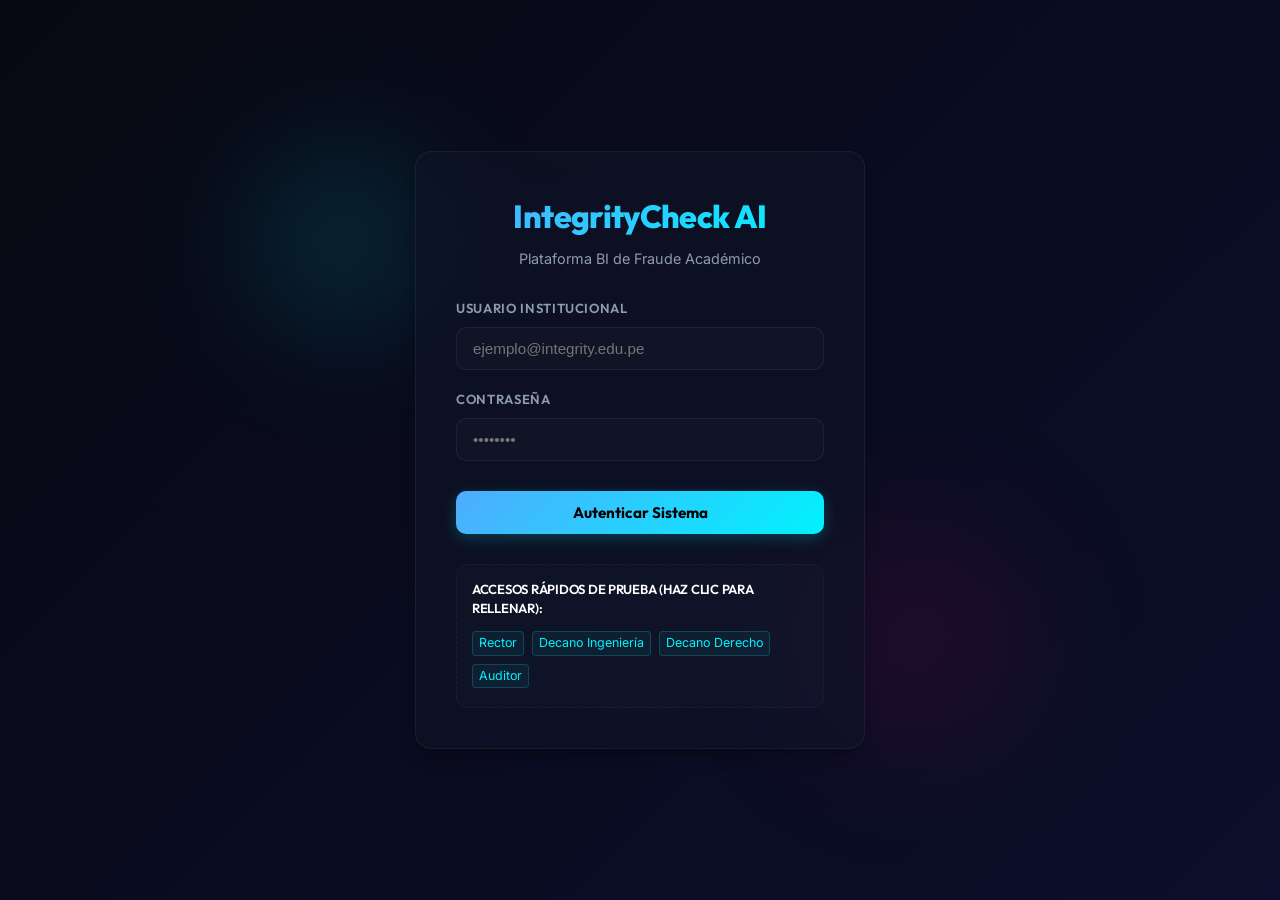
<file: Front-End/index.html>
<!DOCTYPE html>
<html lang="es">
<head>
    <meta charset="UTF-8">
    <meta name="viewport" content="width=device-width, initial-scale=1.0">
    <title>IntegrityCheck AI - Detección de Fraude Académico</title>
    <script src="js/api.js"></script>
    <style>
        body {
            background-color: #070913;
            color: #ffffff;
            font-family: system-ui, -apple-system, sans-serif;
            display: flex;
            align-items: center;
            justify-content: center;
            height: 100vh;
            margin: 0;
        }
        .loader {
            border: 4px solid rgba(255, 255, 255, 0.1);
            border-top: 4px solid #00f2fe;
            border-radius: 50%;
            width: 40px;
            height: 40px;
            animation: spin 1s linear infinite;
            margin-bottom: 20px;
        }
        @keyframes spin {
            0% { transform: rotate(0deg); }
            100% { transform: rotate(360deg); }
        }
        .container {
            text-align: center;
            display: flex;
            flex-direction: column;
            align-items: center;
        }
    </style>
</head>
<body>
    <div class="container">
        <div class="loader"></div>
        <p>Iniciando IntegrityCheck AI...</p>
    </div>

    <script>
        // Pequeña lógica de enrutamiento
        setTimeout(() => {
            ApiClient.validarSesion();
        }, 600);
    </script>
</body>
</html>
</file>
<file: Front-End/css/styles.css>
/* ==========================================================================
   IntegrityCheck AI - Global Stylesheet
   Design System: Premium Glassmorphism & Cyberpunk Neon
   ========================================================================== */

@import url('https://fonts.googleapis.com/css2?family=Inter:wght@300;400;500;600;700&family=Outfit:wght@400;500;600;700;800&display=swap');

:root {
    /* Color Palette */
    --bg-base: #070913;
    --bg-surface: rgba(16, 20, 38, 0.6);
    --bg-surface-hover: rgba(26, 32, 58, 0.8);
    --border-color: rgba(255, 255, 255, 0.06);
    --border-glow: rgba(0, 242, 254, 0.15);
    
    /* Neon Accents */
    --accent-cyan: #00f2fe;
    --accent-blue: #4facfe;
    --accent-purple: #7f00ff;
    --accent-pink: #ff007f;
    --accent-amber: #ffb800;
    --accent-emerald: #00e676;
    
    /* Text Colors */
    --text-primary: #ffffff;
    --text-secondary: #8f9cae;
    --text-muted: #536279;
    
    /* Gradients */
    --grad-primary: linear-gradient(135deg, var(--accent-blue) 0%, var(--accent-cyan) 100%);
    --grad-purple: linear-gradient(135deg, var(--accent-purple) 0%, var(--accent-pink) 100%);
    --grad-dark: linear-gradient(180deg, #0b0e1f 0%, #070913 100%);
    
    /* Shadows & Glows */
    --shadow-sm: 0 4px 6px -1px rgba(0, 0, 0, 0.1), 0 2px 4px -1px rgba(0, 0, 0, 0.06);
    --shadow-md: 0 10px 15px -3px rgba(0, 0, 0, 0.3), 0 4px 6px -2px rgba(0, 0, 0, 0.05);
    --shadow-lg: 0 20px 25px -5px rgba(0, 0, 0, 0.4), 0 10px 10px -5px rgba(0, 0, 0, 0.04);
    --glow-cyan: 0 0 15px rgba(0, 242, 254, 0.35);
    --glow-pink: 0 0 15px rgba(255, 0, 127, 0.35);
    
    /* Layout Variables */
    --sidebar-width: 260px;
    --header-height: 70px;
    --border-radius: 16px;
    --transition-speed: 0.3s;
}

/* Reset & Base Styles */
* {
    margin: 0;
    padding: 0;
    box-sizing: border-box;
}

body {
    font-family: 'Inter', sans-serif;
    background-color: var(--bg-base);
    background-image: var(--grad-dark);
    color: var(--text-primary);
    min-height: 100vh;
    overflow-x: hidden;
    line-height: 1.5;
}

h1, h2, h3, h4, h5, h6 {
    font-family: 'Outfit', sans-serif;
    font-weight: 600;
    letter-spacing: -0.02em;
}

/* Glassmorphism utility */
.glass-panel {
    background: var(--bg-surface);
    backdrop-filter: blur(16px) saturate(120%);
    -webkit-backdrop-filter: blur(16px) saturate(120%);
    border: 1px solid var(--border-color);
    border-radius: var(--border-radius);
    box-shadow: var(--shadow-md);
    transition: all var(--transition-speed) cubic-bezier(0.4, 0, 0.2, 1);
}

.glass-panel:hover {
    border-color: rgba(255, 255, 255, 0.12);
}

/* Layout Grid Setup */
.app-container {
    display: flex;
    min-height: 100vh;
}

/* Scrollbar customization */
::-webkit-scrollbar {
    width: 8px;
    height: 8px;
}

::-webkit-scrollbar-track {
    background: rgba(0, 0, 0, 0.2);
}

::-webkit-scrollbar-thumb {
    background: rgba(255, 255, 255, 0.1);
    border-radius: 4px;
}

::-webkit-scrollbar-thumb:hover {
    background: rgba(255, 255, 255, 0.2);
}

/* Micro-animations */
@keyframes fadeIn {
    from { opacity: 0; transform: translateY(10px); }
    to { opacity: 1; transform: translateY(0); }
}

@keyframes pulse-glow {
    0%, 100% { box-shadow: 0 0 10px rgba(0, 242, 254, 0.2); }
    50% { box-shadow: 0 0 20px rgba(0, 242, 254, 0.5); }
}

.animate-fade-in {
    animation: fadeIn 0.5s ease forwards;
}

/* Buttons */
.btn-primary {
    background: var(--grad-primary);
    color: #000000;
    font-family: 'Outfit', sans-serif;
    font-weight: 700;
    border: none;
    border-radius: 10px;
    padding: 12px 24px;
    cursor: pointer;
    font-size: 0.95rem;
    transition: all 0.25s ease;
    box-shadow: 0 4px 15px rgba(0, 242, 254, 0.2);
}

.btn-primary:hover {
    transform: translateY(-2px);
    box-shadow: var(--glow-cyan);
}

.btn-secondary {
    background: rgba(255, 255, 255, 0.05);
    color: var(--text-primary);
    border: 1px solid rgba(255, 255, 255, 0.1);
    border-radius: 10px;
    padding: 12px 24px;
    cursor: pointer;
    font-size: 0.95rem;
    transition: all 0.25s ease;
}

.btn-secondary:hover {
    background: rgba(255, 255, 255, 0.1);
    border-color: rgba(255, 255, 255, 0.2);
}

/* Badges for status and risks */
.badge {
    display: inline-flex;
    align-items: center;
    padding: 4px 10px;
    border-radius: 30px;
    font-size: 0.75rem;
    font-weight: 600;
    text-transform: uppercase;
    letter-spacing: 0.05em;
}

.badge-grave {
    background: rgba(255, 0, 127, 0.15);
    color: #ff3399;
    border: 1px solid rgba(255, 0, 127, 0.3);
}

.badge-moderado {
    background: rgba(255, 184, 0, 0.15);
    color: var(--accent-amber);
    border: 1px solid rgba(255, 184, 0, 0.3);
}

.badge-leve {
    background: rgba(0, 230, 118, 0.15);
    color: var(--accent-emerald);
    border: 1px solid rgba(0, 230, 118, 0.3);
}

.badge-pendiente {
    background: rgba(255, 184, 0, 0.1);
    color: var(--accent-amber);
}

.badge-revision {
    background: rgba(79, 172, 254, 0.1);
    color: var(--accent-blue);
}

.badge-cerrado {
    background: rgba(0, 230, 118, 0.1);
    color: var(--accent-emerald);
}
</file>
<file: Front-End/css/dashboard.css>
/* ==========================================================================
   IntegrityCheck AI - Dashboard Specific Stylesheet
   ========================================================================== */

/* Sidebar Layout */
.sidebar {
    width: var(--sidebar-width);
    border-right: 1px solid var(--border-color);
    background: rgba(11, 14, 31, 0.95);
    display: flex;
    flex-direction: column;
    padding: 30px 20px;
    z-index: 100;
}

.sidebar .brand {
    display: flex;
    align-items: center;
    gap: 12px;
    margin-bottom: 40px;
    padding-left: 10px;
}

.sidebar .brand-logo {
    font-size: 1.5rem;
    font-weight: 800;
    font-family: 'Outfit', sans-serif;
    background: var(--grad-primary);
    -webkit-background-clip: text;
    -webkit-text-fill-color: transparent;
    display: flex;
    align-items: center;
    gap: 8px;
}

.sidebar-menu {
    list-style: none;
    display: flex;
    flex-direction: column;
    gap: 8px;
}

.sidebar-menu li a {
    display: flex;
    align-items: center;
    gap: 14px;
    padding: 14px 16px;
    color: var(--text-secondary);
    text-decoration: none;
    font-family: 'Outfit', sans-serif;
    font-weight: 500;
    border-radius: 12px;
    transition: all 0.2s ease;
}

.sidebar-menu li a:hover,
.sidebar-menu li.active a {
    color: var(--text-primary);
    background: rgba(0, 242, 254, 0.08);
    border-left: 3px solid var(--accent-cyan);
}

.sidebar-footer {
    margin-top: auto;
    border-top: 1px solid var(--border-color);
    padding-top: 20px;
}

/* User Info Panel */
.user-panel {
    display: flex;
    align-items: center;
    gap: 12px;
    padding: 10px;
    border-radius: 12px;
    background: rgba(255, 255, 255, 0.02);
}

.user-avatar {
    width: 40px;
    height: 40px;
    border-radius: 50%;
    background: var(--grad-purple);
    display: flex;
    align-items: center;
    justify-content: center;
    font-family: 'Outfit', sans-serif;
    font-weight: 700;
    font-size: 1rem;
    border: 2px solid rgba(255, 255, 255, 0.2);
}

.user-info {
    display: flex;
    flex-direction: column;
}

.user-name {
    font-size: 0.85rem;
    font-weight: 600;
}

.user-role {
    font-size: 0.72rem;
    color: var(--accent-cyan);
    font-weight: 500;
}

/* Main Dashboard Layout */
.main-content {
    flex: 1;
    display: flex;
    flex-direction: column;
    min-width: 0;
}

.main-header {
    height: var(--header-height);
    border-bottom: 1px solid var(--border-color);
    display: flex;
    align-items: center;
    justify-content: space-between;
    padding: 0 40px;
    background: rgba(7, 9, 19, 0.5);
    backdrop-filter: blur(10px);
}

.header-title h1 {
    font-size: 1.6rem;
    font-weight: 700;
}

.header-actions {
    display: flex;
    align-items: center;
    gap: 20px;
}

.view-container {
    flex: 1;
    padding: 40px;
    overflow-y: auto;
}

/* Metrics Dashboard Grid */
.metrics-grid {
    display: grid;
    grid-template-columns: repeat(auto-fit, minmax(220px, 1fr));
    gap: 24px;
    margin-bottom: 32px;
}

.metric-card {
    padding: 24px;
    position: relative;
    overflow: hidden;
}

.metric-card::before {
    content: '';
    position: absolute;
    top: 0;
    left: 0;
    width: 4px;
    height: 100%;
    background: var(--grad-primary);
}

.metric-card.alert::before {
    background: var(--grad-purple);
}

.metric-header {
    display: flex;
    justify-content: space-between;
    align-items: center;
    color: var(--text-secondary);
    font-size: 0.85rem;
    font-weight: 500;
    margin-bottom: 16px;
}

.metric-value {
    font-size: 2.2rem;
    font-weight: 700;
    font-family: 'Outfit', sans-serif;
    line-height: 1.1;
    margin-bottom: 8px;
}

.metric-footer {
    font-size: 0.75rem;
    color: var(--text-muted);
}

.metric-footer span {
    color: var(--accent-emerald);
    font-weight: 600;
}

/* Charts Grid */
.charts-grid {
    display: grid;
    grid-template-columns: 2fr 1fr;
    gap: 24px;
    margin-bottom: 32px;
}

@media (max-width: 1024px) {
    .charts-grid {
        grid-template-columns: 1fr;
    }
}

.chart-card {
    padding: 24px;
}

.chart-title {
    font-size: 1.1rem;
    font-weight: 600;
    margin-bottom: 20px;
    display: flex;
    justify-content: space-between;
    align-items: center;
}

.chart-container {
    position: relative;
    height: 320px;
    width: 100%;
}

/* Glassmorphic Form Inputs & Filters */
.filter-row {
    display: flex;
    flex-wrap: wrap;
    gap: 16px;
    margin-bottom: 24px;
    align-items: center;
}

.input-glass {
    background: rgba(255, 255, 255, 0.03);
    border: 1px solid var(--border-color);
    border-radius: 10px;
    padding: 10px 16px;
    color: var(--text-primary);
    font-family: 'Inter', sans-serif;
    font-size: 0.9rem;
    outline: none;
    transition: all 0.25s ease;
}

.input-glass:focus {
    border-color: var(--accent-cyan);
    box-shadow: 0 0 10px rgba(0, 242, 254, 0.15);
}

select.input-glass option {
    background: #0f1326;
    color: var(--text-primary);
}

/* Data Tables */
.table-responsive {
    width: 100%;
    overflow-x: auto;
}

.table-glass {
    width: 100%;
    border-collapse: collapse;
    text-align: left;
}

.table-glass th {
    padding: 16px 20px;
    font-family: 'Outfit', sans-serif;
    color: var(--text-secondary);
    font-weight: 600;
    font-size: 0.85rem;
    border-bottom: 1px solid var(--border-color);
}

.table-glass td {
    padding: 16px 20px;
    font-size: 0.9rem;
    border-bottom: 1px solid var(--border-color);
    transition: background 0.2s ease;
}

.table-glass tr:hover td {
    background: rgba(255, 255, 255, 0.015);
}

/* Alert/Risk Visualizer */
.risk-indicator {
    display: flex;
    align-items: center;
    gap: 8px;
}

.risk-dot {
    width: 10px;
    height: 10px;
    border-radius: 50%;
}

.risk-high {
    color: var(--accent-pink);
    font-weight: 700;
}
.risk-high .risk-dot { background: var(--accent-pink); box-shadow: 0 0 8px var(--accent-pink); }

.risk-medium {
    color: var(--accent-amber);
    font-weight: 600;
}
.risk-medium .risk-dot { background: var(--accent-amber); box-shadow: 0 0 8px var(--accent-amber); }

.risk-low {
    color: var(--accent-emerald);
    font-weight: 500;
}
.risk-low .risk-dot { background: var(--accent-emerald); box-shadow: 0 0 8px var(--accent-emerald); }
</file>
